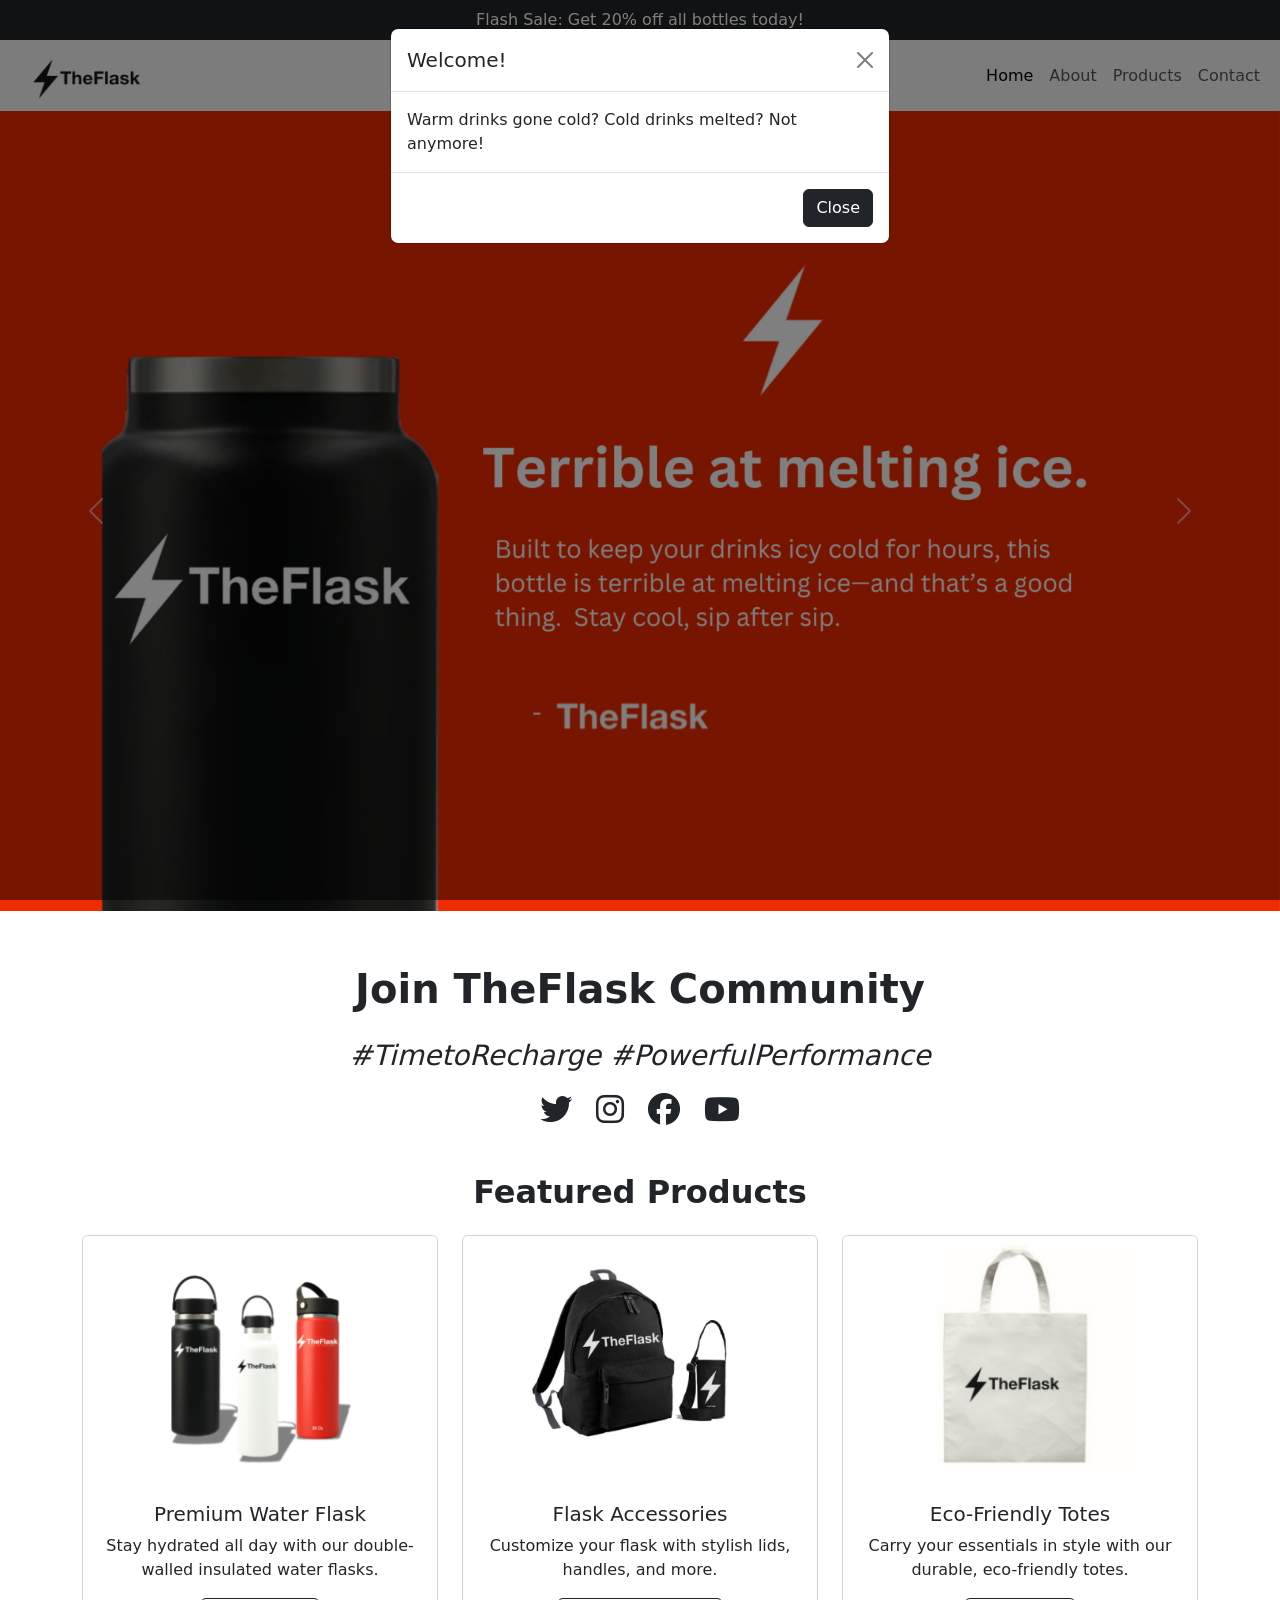
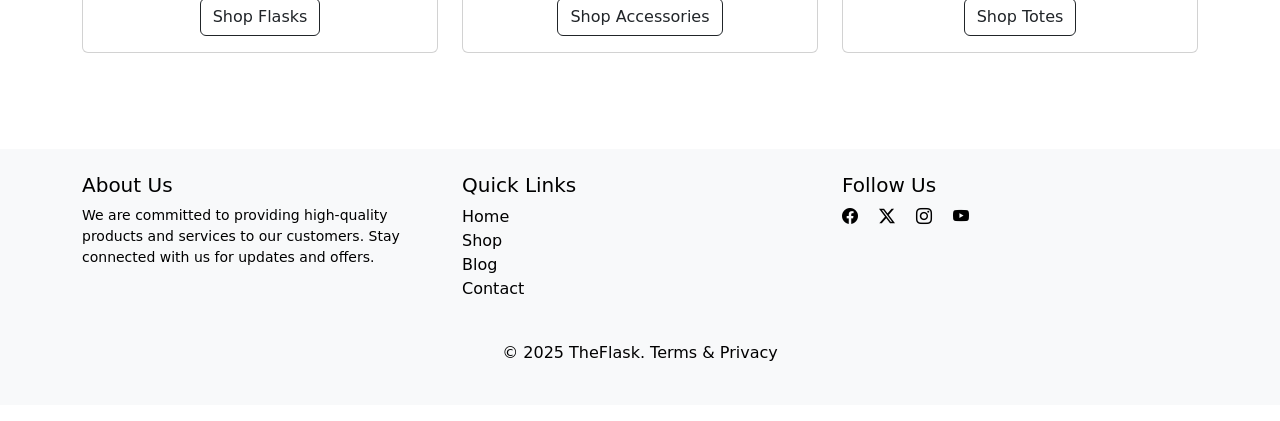
<file: bootstrap/index.html>
<!doctype html>
<html lang="en">
  <head>
    <meta charset="utf-8">
    <meta name="viewport" content="width=device-width, initial-scale=1">
    <title>Bootstrap demo</title>
    <link rel="stylesheet" href="https://cdnjs.cloudflare.com/ajax/libs/font-awesome/6.4.2/css/all.min.css">
    <link href="https://cdn.jsdelivr.net/npm/bootstrap@5.3.3/dist/css/bootstrap.min.css" rel="stylesheet" integrity="sha384-QWTKZyjpPEjISv5WaRU9OFeRpok6YctnYmDr5pNlyT2bRjXh0JMhjY6hW+ALEwIH" crossorigin="anonymous">
    <link rel="icon" type="icon" href="images/icon.png">
    <style>
      .nav-link:hover, 
      .dropdown-item:hover {
        color: rgb(224, 68, 1) !important; 
      }

        .card-img-top {
    height: 250px;  
    object-fit: cover; 
    width: 100%; 
      }
    </style>
  </head>
  
  <body>

    <div class="modal fade" id="myModal" tabindex="-1" aria-labelledby="ModalLabel" aria-hidden="true">
      <div class="modal-dialog">
        <div class="modal-content">
          <div class="modal-header">
            <h5 class="modal-title" id="ModalLabel">Welcome!</h5>
            <button type="button" class="btn-close" data-bs-dismiss="modal" aria-label="Close"></button>
          </div>
          <div class="modal-body">
            Warm drinks gone cold? Cold drinks melted? Not anymore!
          </div>
          <div class="modal-footer">
            <button type="button" class="btn btn-dark" data-bs-dismiss="modal">Close</button>
          </div>
        </div>
      </div>
    </div>

    <div id="notificationCarousel" class="carousel slide carousel-fade bg-dark text-white text-center py-2" data-bs-ride="carousel">
      <div class="carousel-inner">
          <div class="carousel-item active">
              <p class="mb-0"> Flash Sale: Get 20% off all bottles today!</p>
          </div>
          <div class="carousel-item">
              <p class="mb-0">New Arrivals: Check out our Limited Edition Series!</p>
          </div>
          <div class="carousel-item">
              <p class="mb-0">Free Shipping on orders over $50! Order now.</p>
          </div>
      </div>
  </div>
  <nav class="navbar sticky-top navbar-expand-lg bg-body-tertiary">
    <div class="container-fluid">
        <div class="container">
            <a class="navbar-brand" href="#">
              <img src="images/Capture.png" alt="Bootstrap" width="130" height="55">
            </a>
          </div>
      <button class="navbar-toggler" type="button" data-bs-toggle="collapse" data-bs-target="#navbarSupportedContent" aria-controls="navbarSupportedContent" aria-expanded="false" aria-label="Toggle navigation">
        <span class="navbar-toggler-icon"></span>
      </button>
      <div class="collapse navbar-collapse" id="navbarSupportedContent">
        <ul class="navbar-nav me-auto mb-2 mb-lg-0">
          <li class="nav-item">
            <a class="nav-link active" aria-current="page" href="home.html">Home</a>
          </li>
          <li class="nav-item">
            <a class="nav-link icon-link-hover" href="about.html">About</a>
          </li>
          <li class="nav-item">
            <a class="nav-link" href="products.html">Products</a>
          </li>
          <li class="nav-item">
            <a class="nav-link" href="contact.html">Contact</a>
          </li>
      </div>
    </div>
  </nav>

  <div id="carouselExample" class="carousel slide mb-5">
    <div class="carousel-inner">
      <div class="carousel-item active">
        <img src="images/phoenix-ember.png" class="d-block w-100" style="height: 800px; object-fit: cover;"  alt="tumbler">
      </div>
      <div class="carousel-item">
        <img src="images/1.png" class="d-block w-100" style="height: 800px; object-fit: cover;"  alt="mcdonalds">
      </div>
    </div>
    <button class="carousel-control-prev" type="button" data-bs-target="#carouselExample" data-bs-slide="prev">
      <span class="carousel-control-prev-icon" aria-hidden="true"></span>
      <span class="visually-hidden">Previous</span>
    </button>
    <button class="carousel-control-next" type="button" data-bs-target="#carouselExample" data-bs-slide="next">
      <span class="carousel-control-next-icon" aria-hidden="true"></span>
      <span class="visually-hidden">Next</span>
    </button>
  </div>
    <figure class="text-center">
        <p class="fs-1 fw-bold">Join TheFlask Community</p>
        <p class="fs-3 fw-light fst-italic">#TimetoRecharge #PowerfulPerformance</p>

        <div class="d-flex justify-content-center gap-4">
          <i class="fab fa-twitter fa-2x"></i>
          <i class="fab fa-instagram fa-2x"></i>
          <i class="fab fa-facebook fa-2x"></i>
          <i class="fab fa-youtube fa-2x"></i>
      </div>
    </div>
  
      <div class="container py-5">
        <h2 class="text-center fw-bold mb-4">Featured Products</h2>
        <div class="row g-4">

            <div class="col-md-4">
                <div class="card">
                    <img src="images/feat1.png" class="card-img-top" alt="Water Flask">
                    <div class="card-body text-center">
                        <h5 class="card-title">Premium Water Flask</h5>
                        <p class="card-text">Stay hydrated all day with our double-walled insulated water flasks.</p>
                        <a href="#" class="btn btn-outline-dark">Shop Flasks</a>
                    </div>
                </div>
            </div>

            <div class="col-md-4">
                <div class="card">
                    <img src="images/feat2.png" class="card-img-top" alt="Flask Accessories">
                    <div class="card-body text-center">
                        <h5 class="card-title">Flask Accessories</h5>
                        <p class="card-text">Customize your flask with stylish lids, handles, and more.</p>
                        <a href="#" class="btn btn-outline-dark">Shop Accessories</a>
                    </div>
                </div>
            </div>
    
            <div class="col-md-4">
                <div class="card">
                    <img src="images/feat3.png" class="card-img-top" alt="Tote Bags">
                    <div class="card-body text-center">
                        <h5 class="card-title">Eco-Friendly Totes</h5>
                        <p class="card-text">Carry your essentials in style with our durable, eco-friendly totes.</p>
                        <a href="#" class="btn btn-outline-dark">Shop Totes</a>
                    </div>
                </div>
            </div>
        </div>
    </div>
    
              
        <footer class="bg-light text-black py-4 mt-5">
          <div class="container text-center text-md-start">
              <div class="row">
                  <div class="col-md-4">
                      <h5>About Us</h5>
                      <p class="small">We are committed to providing high-quality products and services to our customers. Stay connected with us for updates and offers.</p>
                  </div>
            
                  <div class="col-md-4">
                      <h5>Quick Links</h5>
                      <ul class="list-unstyled">
                          <li><a href="#" class="text-black text-decoration-none">Home</a></li>
                          <li><a href="#" class="text-black  text-decoration-none">Shop</a></li>
                          <li><a href="#" class="text-black  text-decoration-none">Blog</a></li>
                          <li><a href="#" class="text-black  text-decoration-none">Contact</a></li>
                      </ul>
                  </div>
                  
                  <div class="col-md-4">
                      <h5>Follow Us</h5>
                      <a href="#" class="text-black me-3"><i class="bi bi-facebook"></i></a>
                      <a href="#" class="text-black me-3"><i class="bi bi-twitter-x"></i></a>
                      <a href="#" class="text-black me-3"><i class="bi bi-instagram"></i></a>
                      <a href="#" class="text-black me-3"><i class="bi bi-youtube"></i></a>
                  </div>
              </div>
            
              <br>

              <div class="text-center">
                <p>
                  © 2025 TheFlask. Terms & Privacy
                </p>
              </div>
      </footer>
      <!-- Bootstrap Icons -->
      <link rel="stylesheet" href="https://cdn.jsdelivr.net/npm/bootstrap-icons/font/bootstrap-icons.css">
      <script>
        document.addEventListener("DOMContentLoaded", function () {
          var myModal = new bootstrap.Modal(document.getElementById('myModal'));
          myModal.show();
        });
      </script>
      
    <script src="https://cdn.jsdelivr.net/npm/bootstrap@5.3.3/dist/js/bootstrap.bundle.min.js" integrity="sha384-YvpcrYf0tY3lHB60NNkmXc5s9fDVZLESaAA55NDzOxhy9GkcIdslK1eN7N6jIeHz" crossorigin="anonymous"></script>
  </body>
</html>
</file>
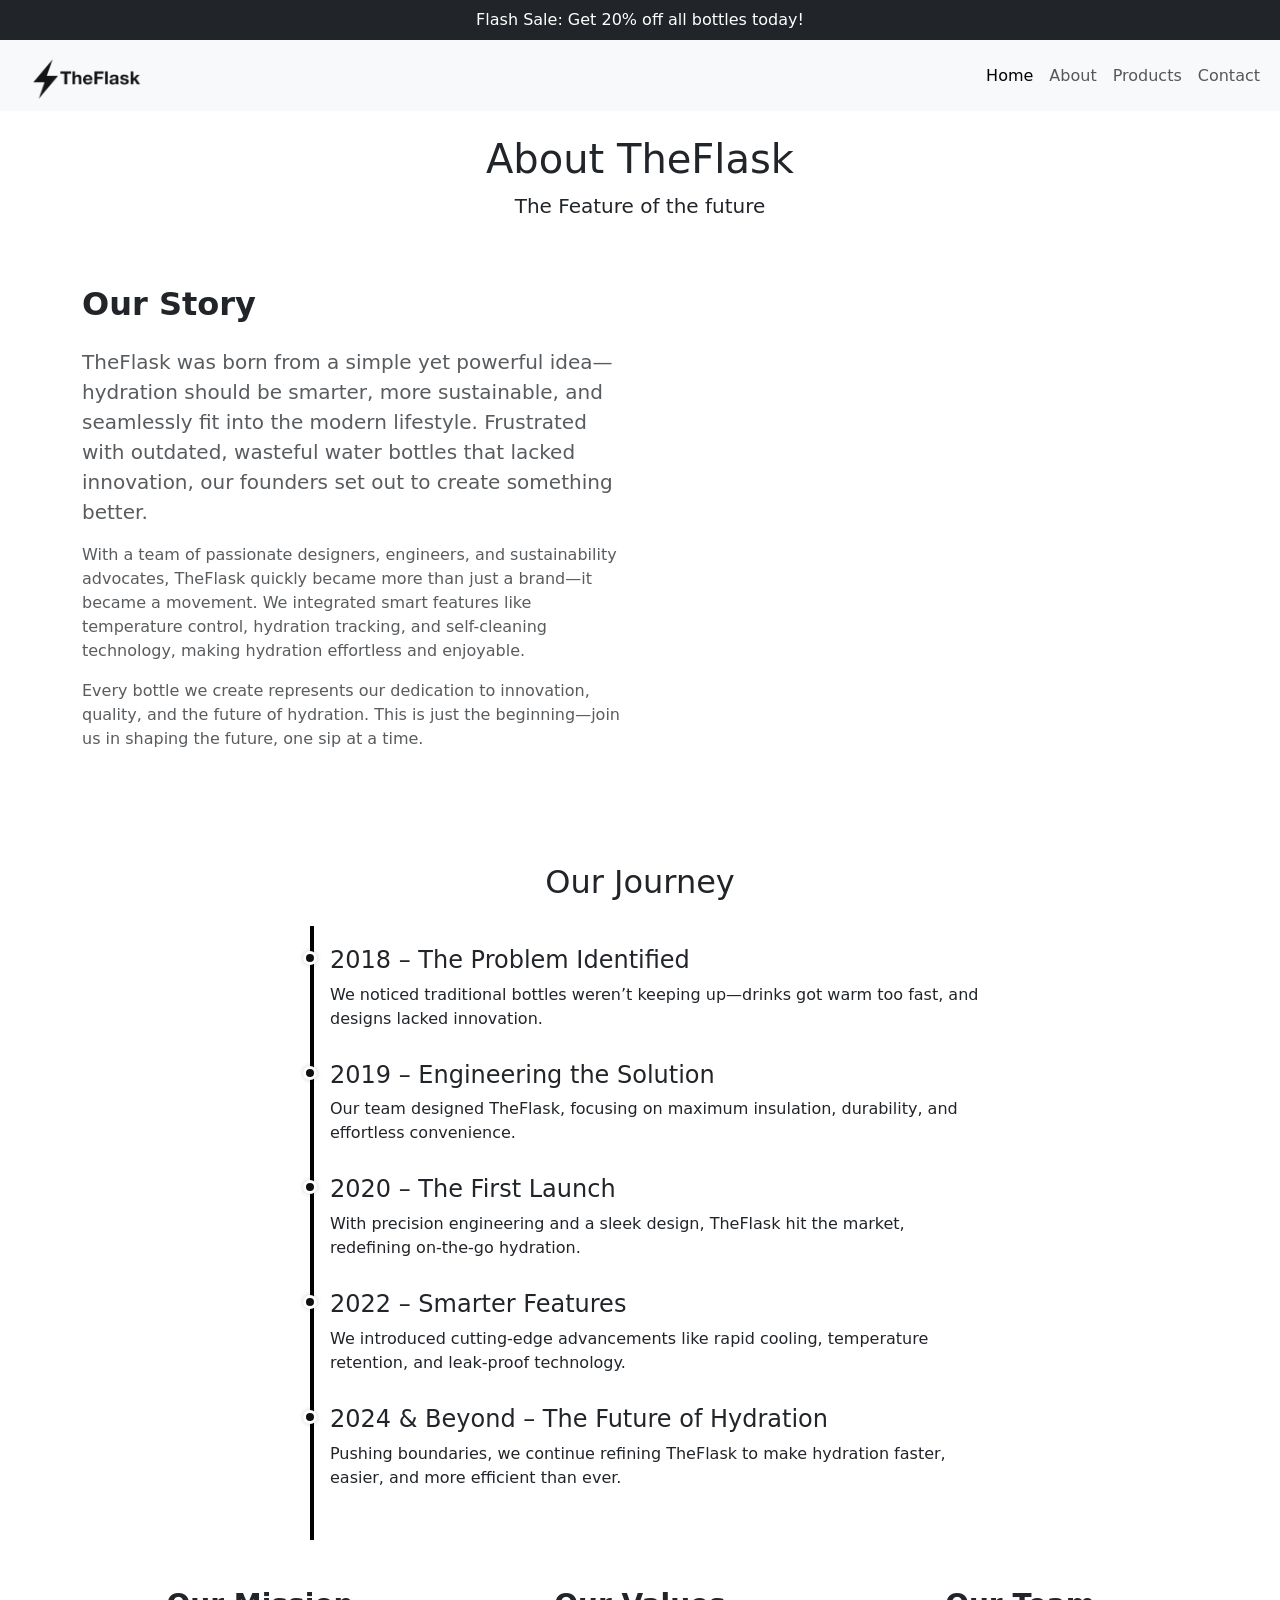
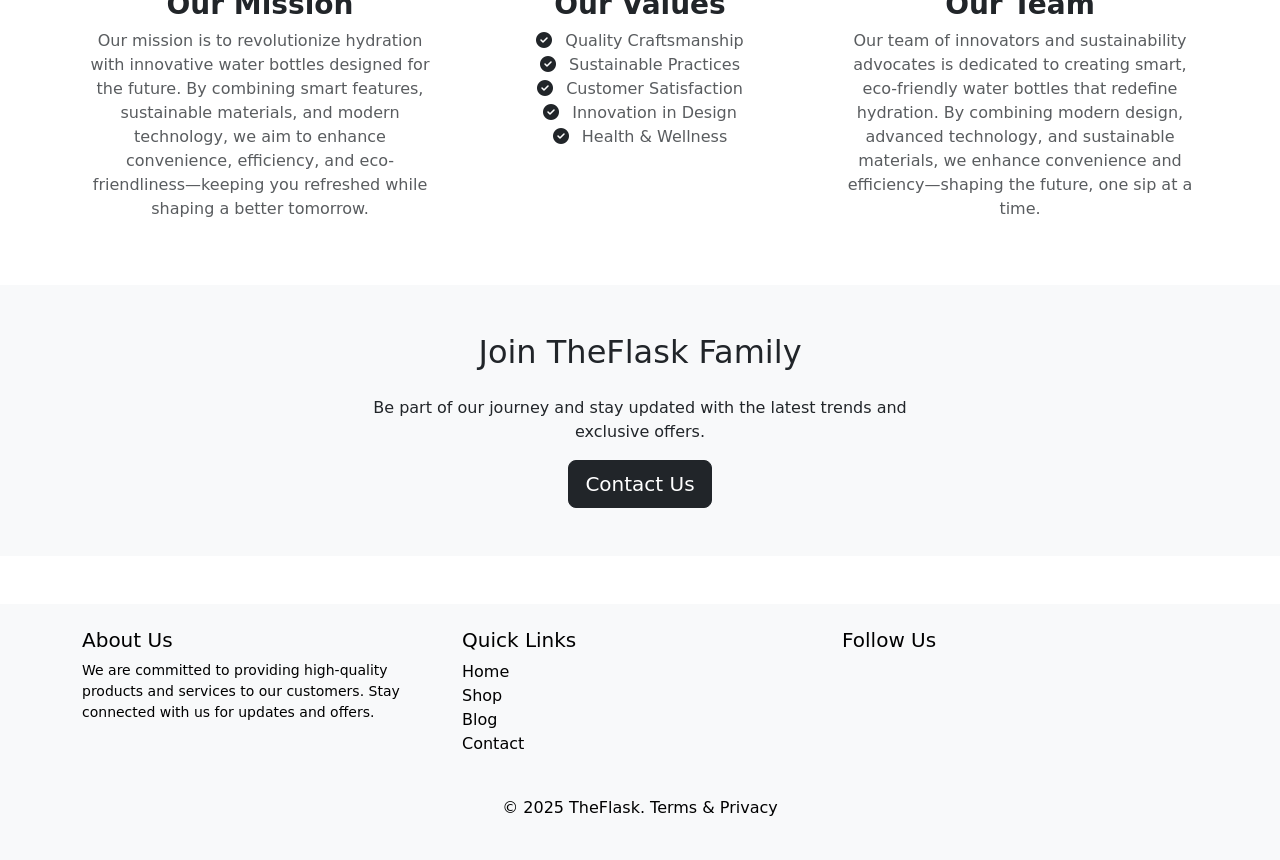
<file: bootstrap/about.html>
<!doctype html>
<html lang="en">
  <head>
    <meta charset="utf-8">
    <meta name="viewport" content="width=device-width, initial-scale=1">
    <title>Bootstrap demo</title>
    <link rel="stylesheet" href="https://cdnjs.cloudflare.com/ajax/libs/font-awesome/6.4.2/css/all.min.css">
    <link href="https://cdn.jsdelivr.net/npm/bootstrap@5.3.3/dist/css/bootstrap.min.css" rel="stylesheet" integrity="sha384-QWTKZyjpPEjISv5WaRU9OFeRpok6YctnYmDr5pNlyT2bRjXh0JMhjY6hW+ALEwIH" crossorigin="anonymous">
    <link rel="icon" type="icon" href="images/icon.png">
    <style>
      .nav-link:hover, 
      .dropdown-item:hover {
        color: rgb(224, 68, 1) !important; 
      }

        .card-img-top {
    height: 250px;  
    object-fit: cover; 
    width: 100%; 
      }

      .timeline {
    position: relative;
    padding: 20px 0;
    max-width: 700px;
    margin: auto;
}


.timeline::before {
    content: "";
    position: absolute;
    width: 4px;
    background: #000000;
    top: 0;
    bottom: 0;
    left: 20px;
}


.timeline-item {
    position: relative;
    padding-left: 40px;
    margin-bottom: 30px;
}


.timeline-item::before {
    content: "";
    position: absolute;
    width: 14px;
    height: 14px;
    background: #0f0f0f;
    border-radius: 50%;
    left: 13px;
    top: 5px;
    border: 3px solid white;
    box-shadow: 0 0 5px rgba(0, 0, 0, 0.2);
}

    </style>


  <body>
    <div id="notificationCarousel" class="carousel slide carousel-fade bg-dark text-white text-center py-2" data-bs-ride="carousel">
        <div class="carousel-inner">
            <div class="carousel-item active">
                <p class="mb-0"> Flash Sale: Get 20% off all bottles today!</p>
            </div>
            <div class="carousel-item">
                <p class="mb-0">New Arrivals: Check out our Limited Edition Series!</p>
            </div>
            <div class="carousel-item">
                <p class="mb-0">Free Shipping on orders over $50! Order now.</p>
            </div>
        </div>
    </div>
    <nav class="navbar sticky-top navbar-expand-lg bg-body-tertiary">
      <div class="container-fluid">
          <div class="container">
              <a class="navbar-brand" href="#">
                <img src="images/Capture.png" alt="Bootstrap" width="130" height="55">
              </a>
            </div>
        <button class="navbar-toggler" type="button" data-bs-toggle="collapse" data-bs-target="#navbarSupportedContent" aria-controls="navbarSupportedContent" aria-expanded="false" aria-label="Toggle navigation">
          <span class="navbar-toggler-icon"></span>
        </button>
        <div class="collapse navbar-collapse" id="navbarSupportedContent">
          <ul class="navbar-nav me-auto mb-2 mb-lg-0">
            <li class="nav-item">
              <a class="nav-link active" aria-current="page" href="home.html">Home</a>
            </li>
            <li class="nav-item">
              <a class="nav-link icon-link-hover" href="about.html">About</a>
            </li>
            <li class="nav-item">
                <a class="nav-link" href="products.html">Products</a>
              </li>
            <li class="nav-item">
              <a class="nav-link" href="contact.html">Contact</a>
            </li>
        </div>
      </div>
    </nav>
<br>

<div class="text-center">
  <h1 class="h1">About TheFlask</h1>
  <p class="lead">The Feature of the future</p>
</div>


<div class="container py-5">
    <div class="row align-items-center">
     
      <div class="col-lg-6">
        <h2 class="fw-bold mb-4 text-dark">Our Story</h2>
        <p class="lead text-muted">
          TheFlask was born from a simple yet powerful idea—hydration should be
          smarter, more sustainable, and seamlessly fit into the modern lifestyle.
          Frustrated with outdated, wasteful water bottles that lacked innovation,
          our founders set out to create something better.
        </p>
        <p class="text-muted">
          With a team of passionate designers, engineers, and sustainability
          advocates, TheFlask quickly became more than just a brand—it became a
          movement. We integrated smart features like temperature control,
          hydration tracking, and self-cleaning technology, making hydration
          effortless and enjoyable.
        </p>
        <p class="text-muted">
          Every bottle we create represents our dedication to innovation, quality,
          and the future of hydration. This is just the beginning—join us in
          shaping the future, one sip at a time.
        </p>
      </div>
      </div>
    </div>
  </div>
  
<div class="container mt-5">
    <h2 class="text-center mb-4">Our Journey</h2>
    <div class="timeline">
        <div class="timeline-item">
            <span class="timeline-dot"></span>
            <h4>2018 – The Problem Identified</h4>
            <p>We noticed traditional bottles weren’t keeping up—drinks got warm too fast, and designs lacked innovation.</p>
        </div>
        <div class="timeline-item">
            <span class="timeline-dot"></span>
            <h4>2019 – Engineering the Solution</h4>
            <p>Our team designed TheFlask, focusing on maximum insulation, durability, and effortless convenience.</p>
        </div>
        <div class="timeline-item">
            <span class="timeline-dot"></span>
            <h4>2020 – The First Launch</h4>
            <p>With precision engineering and a sleek design, TheFlask hit the market, redefining on-the-go hydration.</p>
        </div>
        <div class="timeline-item">
            <span class="timeline-dot"></span>
            <h4> 2022 – Smarter Features</h4>
            <p>We introduced cutting-edge advancements like rapid cooling, temperature retention, and leak-proof technology.</p>
        </div>
        <div class="timeline-item">
            <span class="timeline-dot"></span>
            <h4>2024 & Beyond – The Future of Hydration</h4>
            <p>Pushing boundaries, we continue refining TheFlask to make hydration faster, easier, and more efficient than ever.</p>
        </div>
    </div>
</div>

<script src="https://cdn.jsdelivr.net/npm/bootstrap@5.3.3/dist/js/bootstrap.bundle.min.js"></script>

<div class="container mt-5">
    <div class="row text-center">
      <div class="col-md-4">
        <h3 class="fw-bold text-dark">Our Mission</h3>
        <p class="text-muted">
          Our mission is to revolutionize hydration with innovative water bottles
          designed for the future. By combining smart features, sustainable materials,
          and modern technology, we aim to enhance convenience, efficiency, and
          eco-friendliness—keeping you refreshed while shaping a better tomorrow.
        </p>
      </div>
  
      <div class="col-md-4">
        <h3 class="fw-bold text-dark">Our Values</h3>
        <ul class="list-unstyled text-muted">
          <li><i class="fas fa-check-circle text-dark me-2"></i> Quality Craftsmanship</li>
          <li><i class="fas fa-check-circle text-dark me-2"></i> Sustainable Practices</li>
          <li><i class="fas fa-check-circle text-dark me-2"></i> Customer Satisfaction</li>
          <li><i class="fas fa-check-circle text-dark me-2"></i> Innovation in Design</li>
          <li><i class="fas fa-check-circle text-dark me-2"></i> Health & Wellness</li>
        </ul>
      </div>
  
      <div class="col-md-4">
        <h3 class="fw-bold text-dark">Our Team</h3>
        <p class="text-muted">
          Our team of innovators and sustainability advocates is dedicated to creating
          smart, eco-friendly water bottles that redefine hydration. By combining modern
          design, advanced technology, and sustainable materials, we enhance convenience
          and efficiency—shaping the future, one sip at a time.
        </p>
      </div>
    </div>
  </div>
  
  
<div class="bg-light py-5 mt-5">
<div class="container">
  <h2 class="text-center mb-4">Join TheFlask Family</h2>
  <div class="row justify-content-center">
    <div class="col-md-6 text-center">
      <p>
        Be part of our journey and stay updated with the latest trends and
        exclusive offers.
      </p>
      <a href="contactus.html" class="btn btn-dark btn-lg">Contact Us</a>
      
    </div>
  </div>
</div>
</div>

<footer class="bg-light text-black py-4 mt-5">
  <div class="container text-center text-md-start">
      <div class="row">
          <div class="col-md-4">
              <h5>About Us</h5>
              <p class="small">We are committed to providing high-quality products and services to our customers. Stay connected with us for updates and offers.</p>
          </div>
    
          <div class="col-md-4">
              <h5>Quick Links</h5>
              <ul class="list-unstyled">
                  <li><a href="#" class="text-black text-decoration-none">Home</a></li>
                  <li><a href="#" class="text-black  text-decoration-none">Shop</a></li>
                  <li><a href="#" class="text-black  text-decoration-none">Blog</a></li>
                  <li><a href="#" class="text-black  text-decoration-none">Contact</a></li>
              </ul>
          </div>
          
          <div class="col-md-4">
              <h5>Follow Us</h5>
              <a href="#" class="text-black me-3"><i class="bi bi-facebook"></i></a>
              <a href="#" class="text-black me-3"><i class="bi bi-twitter-x"></i></a>
              <a href="#" class="text-black me-3"><i class="bi bi-instagram"></i></a>
              <a href="#" class="text-black me-3"><i class="bi bi-youtube"></i></a>
          </div>
      </div>
    
      <br>

      <div class="text-center">
        <p>
          © 2025 TheFlask. Terms & Privacy
        </p>
      </div>
</footer>
<script src="https://cdn.jsdelivr.net/npm/bootstrap@5.3.0-alpha1/dist/js/bootstrap.bundle.min.js"></script>
</body>
</html>
</file>
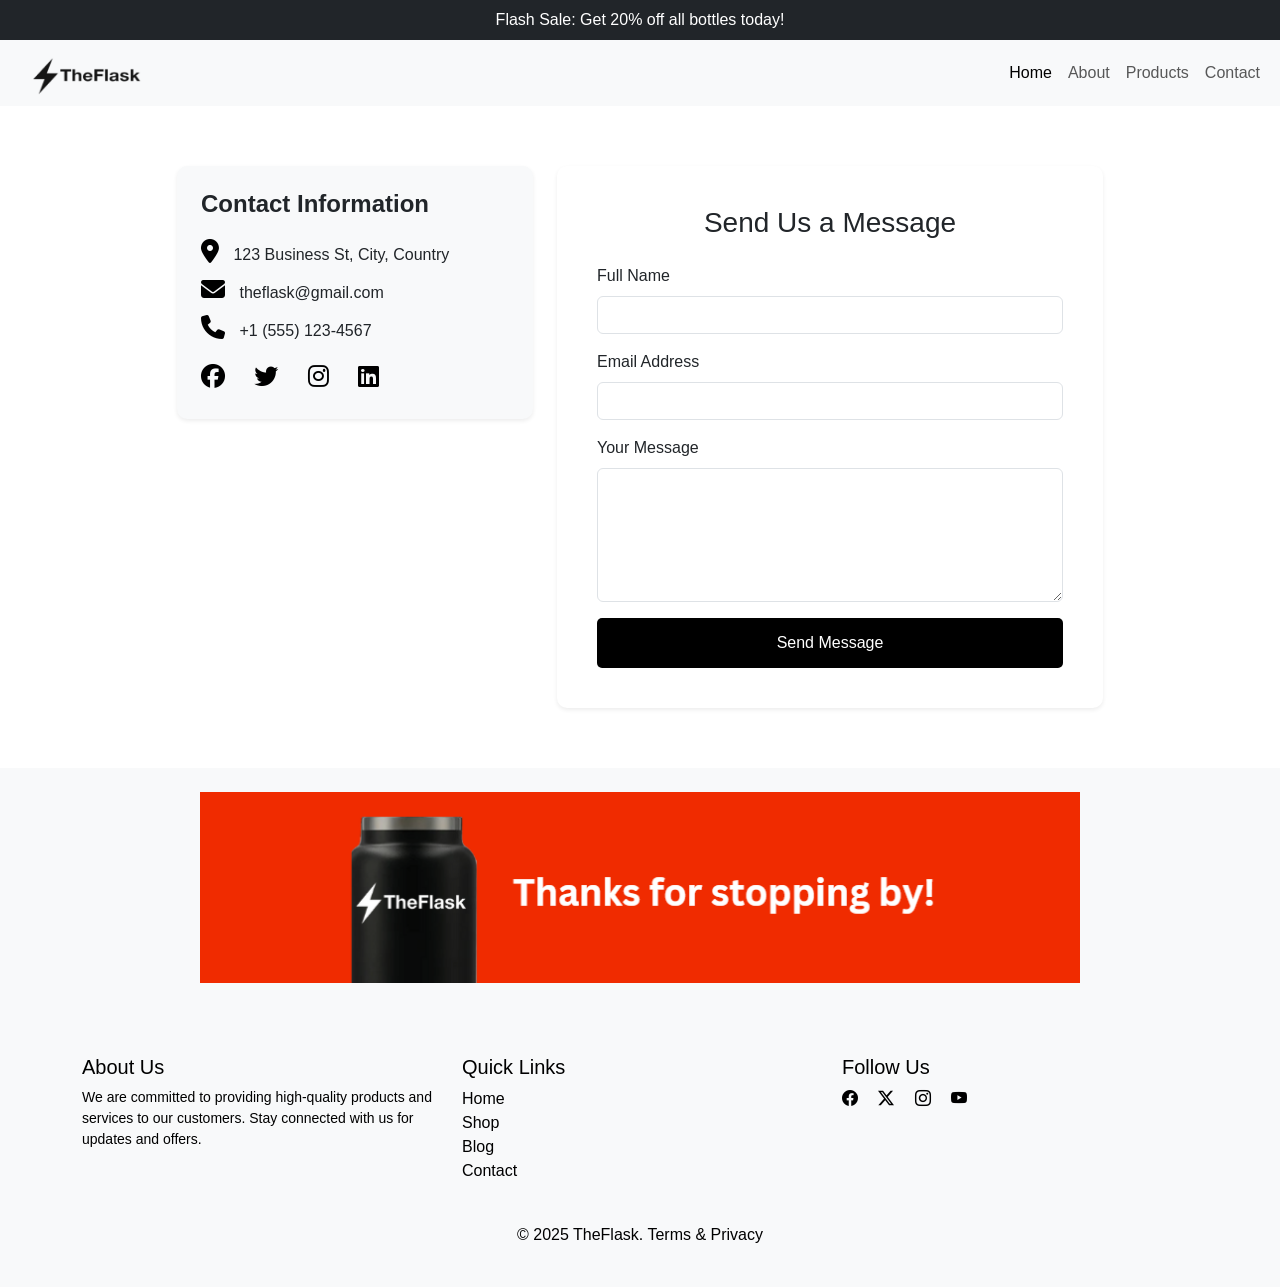
<file: bootstrap/contact.html>
<!doctype html>
<html lang="en">
<head>
    <meta charset="utf-8">
    <meta name="viewport" content="width=device-width, initial-scale=1">
    <title>Bootstrap Contact Page</title>
    <link rel="stylesheet" href="https://cdnjs.cloudflare.com/ajax/libs/font-awesome/6.4.2/css/all.min.css">
    <link href="https://cdn.jsdelivr.net/npm/bootstrap@5.3.3/dist/css/bootstrap.min.css" rel="stylesheet">
    <link rel="stylesheet" href="https://cdn.jsdelivr.net/npm/bootstrap-icons/font/bootstrap-icons.css">
    <link rel="icon" type="icon" href="images/icon.png">
    <style>
        .nav-link:hover, 
        .dropdown-item:hover {
            color: rgb(224, 68, 1) !important; 
        }

        .responsive-img {
          width: 100%;  
          max-width: 880px; 
          height: auto; 
        }

        @media (max-width: 768px) { 
         .responsive-img {
          max-width: 400px; 
         }
       }

        .card-img-top {
            height: 250px;  
            object-fit: cover; 
            width: 100%;
        }

        body {
            font-family: Arial, sans-serif;
            background-color: #f8f9fa;
        }

        .navbar-brand img {
            max-height: 50px;
        }
        
        .contact-section {
            background: white;
            padding: 60px 0;
        }

        .contact-container {
            background: #fff;
            padding: 40px;
            border-radius: 10px;
            box-shadow: 0 4px 8px rgba(0, 0, 0, 0.1);
        }

        .contact-info {
            padding: 20px;
            border-radius: 10px;
            background: #f8f9fa;
        }

        .contact-info h4 {
            font-weight: bold;
            margin-bottom: 20px;
        }

        .contact-info p {
            margin: 10px 0;
        }

        .contact-info i {
            color: #000000;
            font-size: 1.5rem;
            margin-right: 10px;
        }

        .social-icons a {
            color: #000000;
            margin-right: 15px;
            font-size: 1.5rem;
            transition: 0.3s;
        }

        .social-icons a:hover {
            color: #6a6a6a;
        }

        .form-control:focus {
            border-color: #007bff;
            box-shadow: 0 rgb(0, 0, 0)gba(0, 123, 255, 0.25);
        }

        .btn-custom {
            background: #000000;
            color: #fff;
            padding: 12px;
            border-radius: 5px;
            transition: 0.3s;
        }

        .btn-custom:hover {
            background: #5f5f5f;
        }

        /* Footer */
        .footer {
            background: #343a40;
            color: #fff;
            padding: 20px 0;
            text-align: center;
            position: fixed;
            bottom: 0;
            width: 100%;
         }
        
    </style>
</head>

<body>

    
    <div id="notificationCarousel" class="carousel slide carousel-fade bg-dark text-white text-center py-2" data-bs-ride="carousel">
        <div class="carousel-inner">
            <div class="carousel-item active">
                <p class="mb-0"> Flash Sale: Get 20% off all bottles today!</p>
            </div>
            <div class="carousel-item">
                <p class="mb-0">New Arrivals: Check out our Limited Edition Series!</p>
            </div>
            <div class="carousel-item">
                <p class="mb-0">Free Shipping on orders over $50! Order now.</p>
            </div>
        </div>
    </div>

  
    <nav class="navbar sticky-top navbar-expand-lg bg-body-tertiary">
        <div class="container-fluid">
            <div class="container">
                <a class="navbar-brand" href="home.html">
                    <img src="images/Capture.png" alt="Bootstrap" width="130" height="55">
                </a>
            </div>
            <button class="navbar-toggler" type="button" data-bs-toggle="collapse" data-bs-target="#navbarSupportedContent" aria-controls="navbarSupportedContent" aria-expanded="false" aria-label="Toggle navigation">
                <span class="navbar-toggler-icon"></span>
            </button>
            <div class="collapse navbar-collapse" id="navbarSupportedContent">
                <ul class="navbar-nav me-auto mb-2 mb-lg-0">
                    <li class="nav-item">
                        <a class="nav-link active" aria-current="page" href="home.html">Home</a>
                    </li>
                    <li class="nav-item">
                        <a class="nav-link icon-link-hover" href="about.html">About</a>
                    </li>
                    <li class="nav-item">
                      <a class="nav-link" href="products.html">Products</a>
                    </li>
                    <li class="nav-item">
                        <a class="nav-link" href="contact.html">Contact</a>
                    </li>
                </ul>
            </div>
        </div>
    </nav>

    <section class="contact-section">
      <div class="container">
          <div class="row justify-content-center">
              <!-- Contact Info -->
              <div class="col-lg-4 mb-4">
                  <div class="contact-info p-4 shadow-sm">
                      <h4>Contact Information</h4>
                      <p><i class="fas fa-map-marker-alt"></i> 123 Business St, City, Country</p>
                      <p><i class="fas fa-envelope"></i> theflask@gmail.com</p>
                      <p><i class="fas fa-phone"></i> +1 (555) 123-4567</p>
                      
                      <div class="social-icons mt-3">
                          <a href="#"><i class="fab fa-facebook"></i></a>
                          <a href="#"><i class="fab fa-twitter"></i></a>
                          <a href="#"><i class="fab fa-instagram"></i></a>
                          <a href="#"><i class="fab fa-linkedin"></i></a>
                      </div>
                  </div>
              </div>

              <!-- Contact Form -->
              <div class="col-lg-6">
                  <div class="contact-container shadow-sm">
                      <h3 class="text-center mb-4">Send Us a Message</h3>
                      <form action="submit_form.php" method="post">
                          <div class="mb-3">
                              <label for="name" class="form-label">Full Name</label>
                              <input type="text" class="form-control" id="name" name="name" required>
                          </div>

                          <div class="mb-3">
                              <label for="email" class="form-label">Email Address</label>
                              <input type="email" class="form-control" id="email" name="email" required>
                          </div>

                          <div class="mb-3">
                              <label for="message" class="form-label">Your Message</label>
                              <textarea class="form-control" id="message" name="message" rows="5" required></textarea>
                          </div>

                          <button type="submit" class="btn btn-custom w-100">Send Message</button>

                      </form>
                  </div>
              </div>
          </div>
      </div>
  </section>

  <div class="custom-container text-center mt-4 mb-4 img-fluid">
    <img src="images/thanks.png" alt="Talking Bottle" class="responsive-img">
  </div>

    <!-- Footer -->
   <footer class="bg-light text-black py-4 mt-5">
          <div class="container text-center text-md-start">
              <div class="row">
                  <div class="col-md-4">
                      <h5>About Us</h5>
                      <p class="small">We are committed to providing high-quality products and services to our customers. Stay connected with us for updates and offers.</p>
                  </div>
            
                  <div class="col-md-4">
                      <h5>Quick Links</h5>
                      <ul class="list-unstyled">
                          <li><a href="#" class="text-black text-decoration-none">Home</a></li>
                          <li><a href="#" class="text-black  text-decoration-none">Shop</a></li>
                          <li><a href="#" class="text-black  text-decoration-none">Blog</a></li>
                          <li><a href="#" class="text-black  text-decoration-none">Contact</a></li>
                      </ul>
                  </div>
                  
                  <div class="col-md-4">
                      <h5>Follow Us</h5>
                      <a href="#" class="text-black me-3"><i class="bi bi-facebook"></i></a>
                      <a href="#" class="text-black me-3"><i class="bi bi-twitter-x"></i></a>
                      <a href="#" class="text-black me-3"><i class="bi bi-instagram"></i></a>
                      <a href="#" class="text-black me-3"><i class="bi bi-youtube"></i></a>
                  </div>
              </div>
            
              <br>

              <div class="text-center">
                <p>
                  © 2025 TheFlask. Terms & Privacy
                </p>
              </div>
      </footer>
    <script src="https://cdn.jsdelivr.net/npm/bootstrap@5.3.3/dist/js/bootstrap.bundle.min.js"></script>
</body>
</html>
</file>
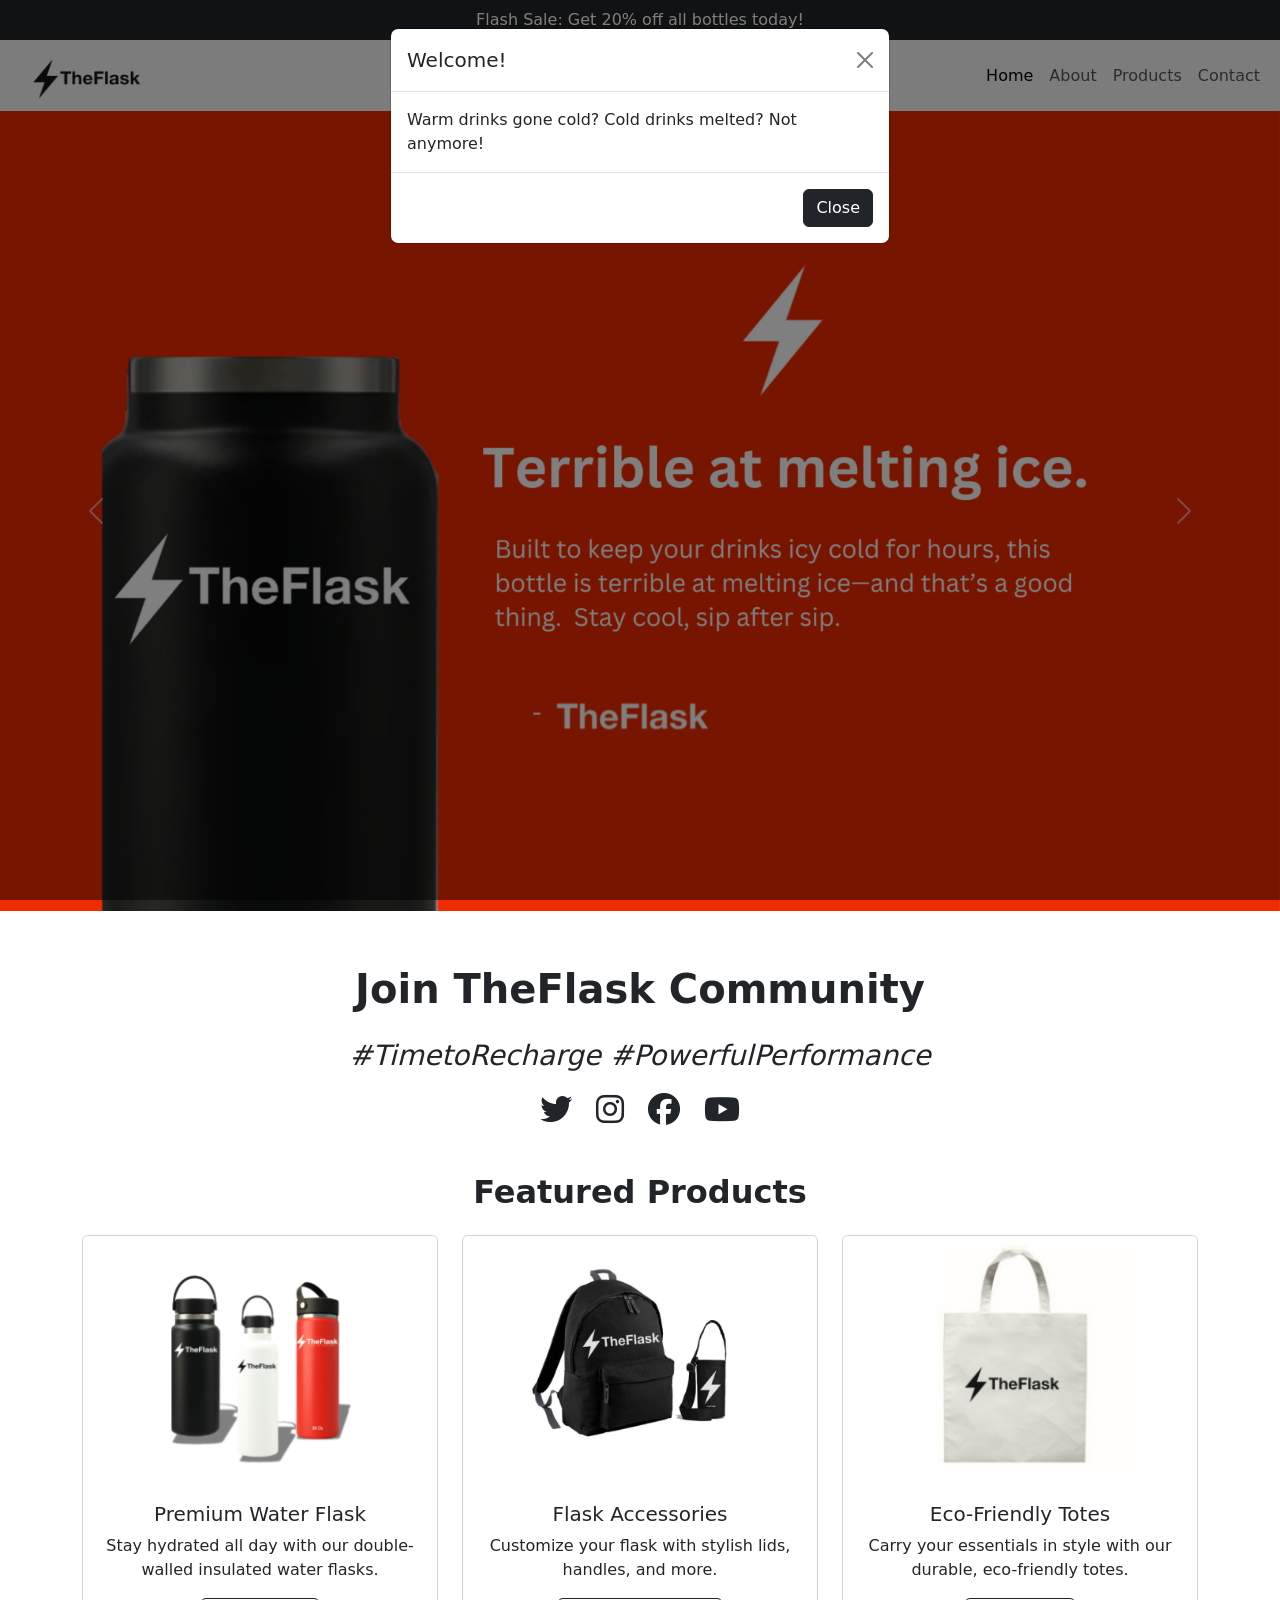
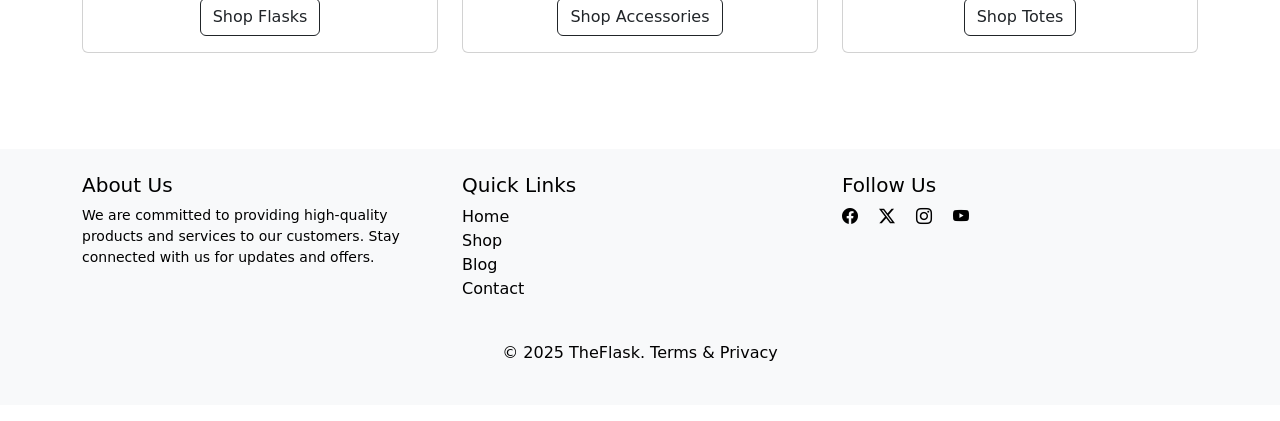
<file: bootstrap/home.html>
<!doctype html>
<html lang="en">
  <head>
    <meta charset="utf-8">
    <meta name="viewport" content="width=device-width, initial-scale=1">
    <title>Bootstrap demo</title>
    <link rel="stylesheet" href="https://cdnjs.cloudflare.com/ajax/libs/font-awesome/6.4.2/css/all.min.css">
    <link href="https://cdn.jsdelivr.net/npm/bootstrap@5.3.3/dist/css/bootstrap.min.css" rel="stylesheet" integrity="sha384-QWTKZyjpPEjISv5WaRU9OFeRpok6YctnYmDr5pNlyT2bRjXh0JMhjY6hW+ALEwIH" crossorigin="anonymous">
    <link rel="icon" type="icon" href="images/icon.png">
    <style>
      .nav-link:hover, 
      .dropdown-item:hover {
        color: rgb(224, 68, 1) !important; 
      }

        .card-img-top {
        height: 250px;  
       object-fit: cover; 
        width: 100%; 
      }

        @media (max-width: 768px) { 
       .carousel-item img {
       object-position: left; 
      } 
    } 

    </style>
  </head>
  
  <body>
    <!--Modal -->
<div class="modal fade" id="myModal" tabindex="-1" aria-labelledby="ModalLabel" aria-hidden="true">
  <div class="modal-dialog">
    <div class="modal-content">
      <div class="modal-header">
        <h5 class="modal-title" id="ModalLabel">Welcome!</h5>
        <button type="button" class="btn-close" data-bs-dismiss="modal" aria-label="Close"></button>
      </div>
      <div class="modal-body">
        Warm drinks gone cold? Cold drinks melted? Not anymore!
      </div>
      <div class="modal-footer">
        <button type="button" class="btn btn-dark" data-bs-dismiss="modal">Close</button>
      </div>
    </div>
  </div>
</div>

    <div id="notificationCarousel" class="carousel slide carousel-fade bg-dark text-white text-center py-2" data-bs-ride="carousel">
      <div class="carousel-inner">
          <div class="carousel-item active">
              <p class="mb-0"> Flash Sale: Get 20% off all bottles today!</p>
          </div>
          <div class="carousel-item">
              <p class="mb-0">New Arrivals: Check out our Limited Edition Series!</p>
          </div>
          <div class="carousel-item">
              <p class="mb-0">Free Shipping on orders over $50! Order now.</p>
          </div>
      </div>
  </div>
  <nav class="navbar sticky-top navbar-expand-lg bg-body-tertiary">
    <div class="container-fluid">
        <div class="container">
            <a class="navbar-brand" href="#">
              <img src="images/Capture.png" alt="Bootstrap" width="130" height="55">
            </a>
          </div>
      <button class="navbar-toggler" type="button" data-bs-toggle="collapse" data-bs-target="#navbarSupportedContent" aria-controls="navbarSupportedContent" aria-expanded="false" aria-label="Toggle navigation">
        <span class="navbar-toggler-icon"></span>
      </button>
      <div class="collapse navbar-collapse" id="navbarSupportedContent">
        <ul class="navbar-nav me-auto mb-2 mb-lg-0">
          <li class="nav-item">
            <a class="nav-link active" aria-current="page" href="home.html">Home</a>
          </li>
          <li class="nav-item">
            <a class="nav-link icon-link-hover" href="about.html">About</a>
          </li>
          <li class="nav-item">
            <a class="nav-link" href="products.html">Products</a>
          </li>
          <li class="nav-item">
            <a class="nav-link" href="contact.html">Contact</a>
          </li>
      </div>
    </div>
  </nav>

  <div id="carouselExample" class="carousel slide mb-5">
    <div class="carousel-inner">
      <div class="carousel-item active img-fluid">
        <img src="images/phoenix-ember.png" class="d-block w-100" style="height: 800px; object-fit: cover;"  alt="tumbler">
      </div>
      <div class="carousel-item img-fluid">
        <img src="images/1.png" class="d-block w-100" style="height: 800px; object-fit: cover;"  alt="mcdonalds">
      </div>
    </div>
    <button class="carousel-control-prev" type="button" data-bs-target="#carouselExample" data-bs-slide="prev">
      <span class="carousel-control-prev-icon" aria-hidden="true"></span>
      <span class="visually-hidden">Previous</span>
    </button>
    <button class="carousel-control-next" type="button" data-bs-target="#carouselExample" data-bs-slide="next">
      <span class="carousel-control-next-icon" aria-hidden="true"></span>
      <span class="visually-hidden">Next</span>
    </button>
  </div>
    <figure class="text-center">
        <p class="fs-1 fw-bold">Join TheFlask Community</p>
        <p class="fs-3 fw-light fst-italic">#TimetoRecharge #PowerfulPerformance</p>

        <div class="d-flex justify-content-center gap-4">
          <i class="fab fa-twitter fa-2x"></i>
          <i class="fab fa-instagram fa-2x"></i>
          <i class="fab fa-facebook fa-2x"></i>
          <i class="fab fa-youtube fa-2x"></i>
      </div>
    </div>
  
      <div class="container py-5">
        <h2 class="text-center fw-bold mb-4">Featured Products</h2>
        <div class="row g-4">

            <div class="col-md-4">
                <div class="card">
                    <img src="images/feat1.png" class="card-img-top" alt="Water Flask">
                    <div class="card-body text-center">
                        <h5 class="card-title">Premium Water Flask</h5>
                        <p class="card-text">Stay hydrated all day with our double-walled insulated water flasks.</p>
                        <a href="#" class="btn btn-outline-dark">Shop Flasks</a>
                    </div>
                </div>
            </div>

            <div class="col-md-4">
                <div class="card">
                    <img src="images/feat2.png" class="card-img-top" alt="Flask Accessories">
                    <div class="card-body text-center">
                        <h5 class="card-title">Flask Accessories</h5>
                        <p class="card-text">Customize your flask with stylish lids, handles, and more.</p>
                        <a href="#" class="btn btn-outline-dark">Shop Accessories</a>
                    </div>
                </div>
            </div>
    
            <div class="col-md-4">
                <div class="card">
                    <img src="images/feat3.png" class="card-img-top" alt="Tote Bags">
                    <div class="card-body text-center">
                        <h5 class="card-title">Eco-Friendly Totes</h5>
                        <p class="card-text">Carry your essentials in style with our durable, eco-friendly totes.</p>
                        <a href="#" class="btn btn-outline-dark">Shop Totes</a>
                    </div>
                </div>
            </div>
        </div>
    </div>
    
              
        <footer class="bg-light text-black py-4 mt-5">
          <div class="container text-center text-md-start">
              <div class="row">
                  <div class="col-md-4">
                      <h5>About Us</h5>
                      <p class="small">We are committed to providing high-quality products and services to our customers. Stay connected with us for updates and offers.</p>
                  </div>
            
                  <div class="col-md-4">
                      <h5>Quick Links</h5>
                      <ul class="list-unstyled">
                          <li><a href="#" class="text-black text-decoration-none">Home</a></li>
                          <li><a href="#" class="text-black  text-decoration-none">Shop</a></li>
                          <li><a href="#" class="text-black  text-decoration-none">Blog</a></li>
                          <li><a href="#" class="text-black  text-decoration-none">Contact</a></li>
                      </ul>
                  </div>
                  
                  <div class="col-md-4">
                      <h5>Follow Us</h5>
                      <a href="#" class="text-black me-3"><i class="bi bi-facebook"></i></a>
                      <a href="#" class="text-black me-3"><i class="bi bi-twitter-x"></i></a>
                      <a href="#" class="text-black me-3"><i class="bi bi-instagram"></i></a>
                      <a href="#" class="text-black me-3"><i class="bi bi-youtube"></i></a>
                  </div>
              </div>
            
              <br>

              <div class="text-center">
                <p>
                  © 2025 TheFlask. Terms & Privacy
                </p>
              </div>
      </footer>
      <!-- Bootstrap Icons -->
      <link rel="stylesheet" href="https://cdn.jsdelivr.net/npm/bootstrap-icons/font/bootstrap-icons.css">
      
      <script>
        document.addEventListener("DOMContentLoaded", function () {
          var myModal = new bootstrap.Modal(document.getElementById('myModal'));
          myModal.show();
        });
      </script>
      
    <script src="https://cdn.jsdelivr.net/npm/bootstrap@5.3.3/dist/js/bootstrap.bundle.min.js" integrity="sha384-YvpcrYf0tY3lHB60NNkmXc5s9fDVZLESaAA55NDzOxhy9GkcIdslK1eN7N6jIeHz" crossorigin="anonymous"></script>
  </body>
</html>
</file>
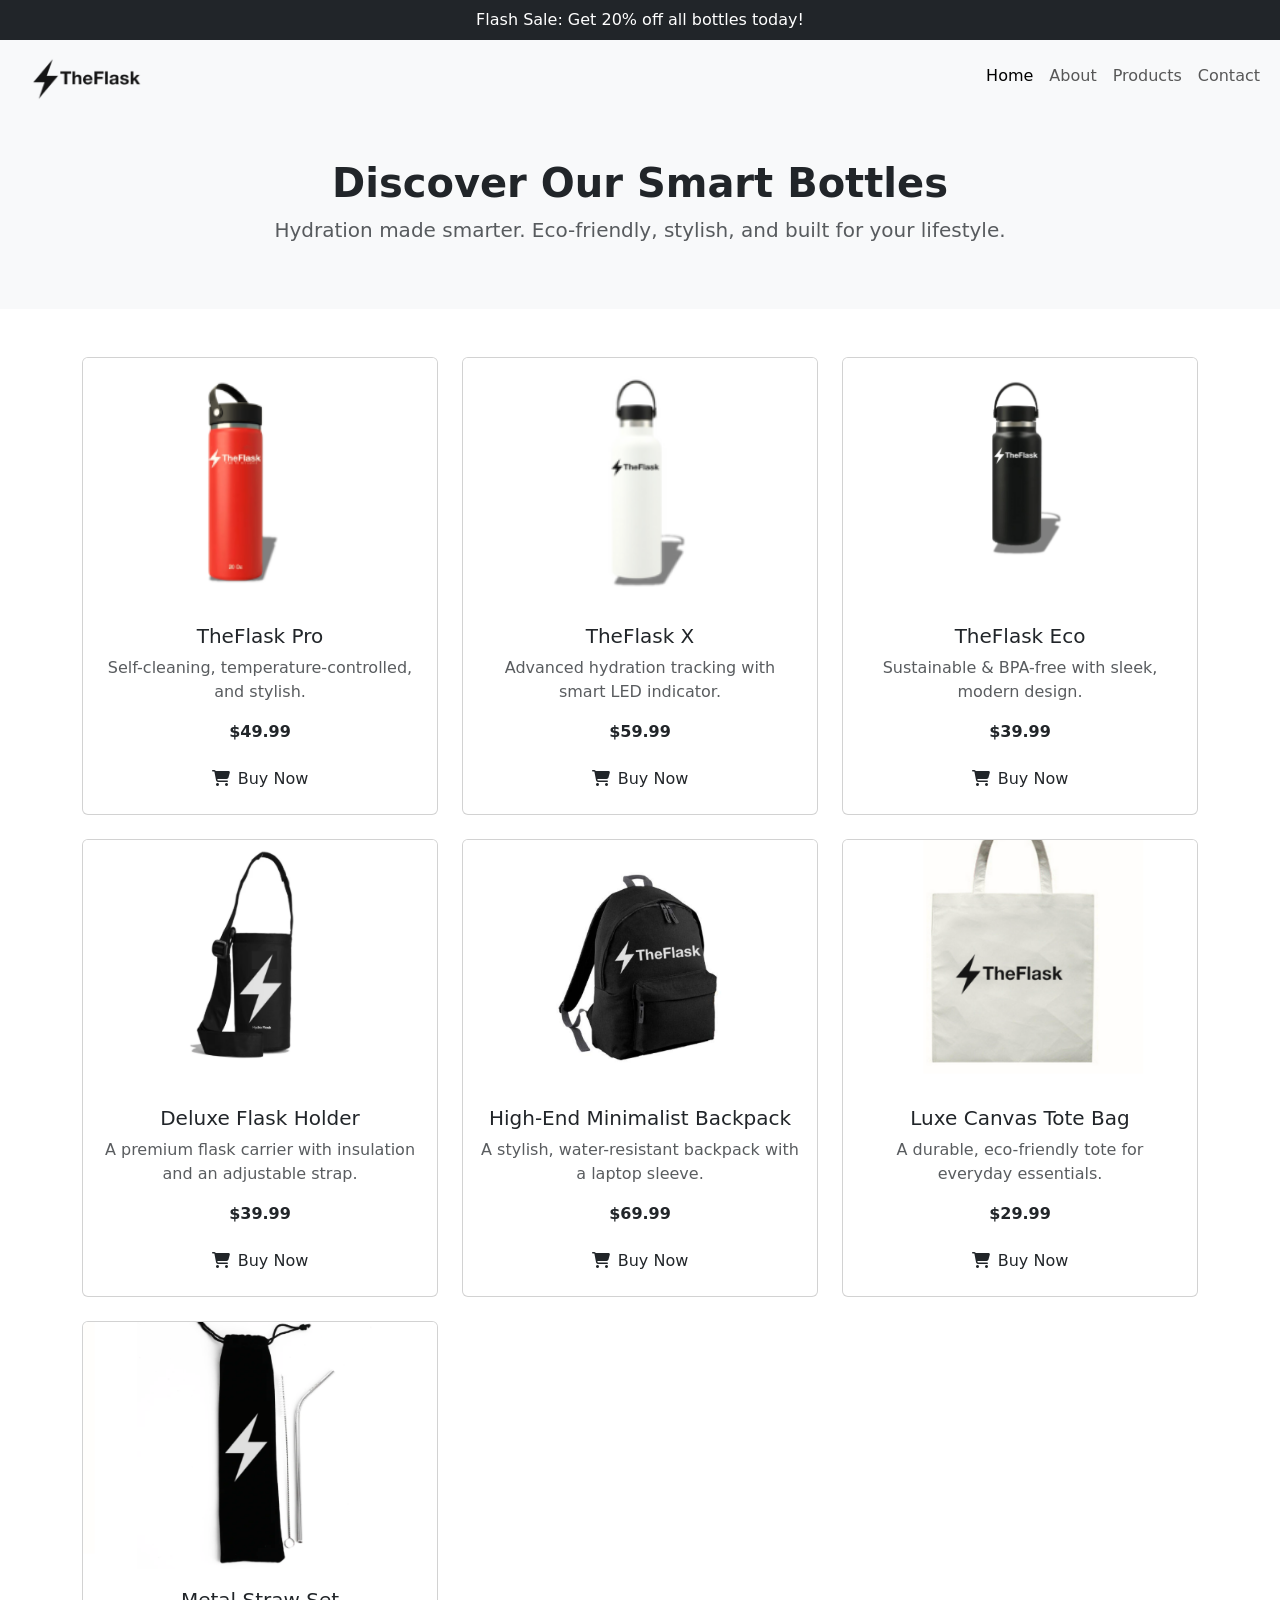
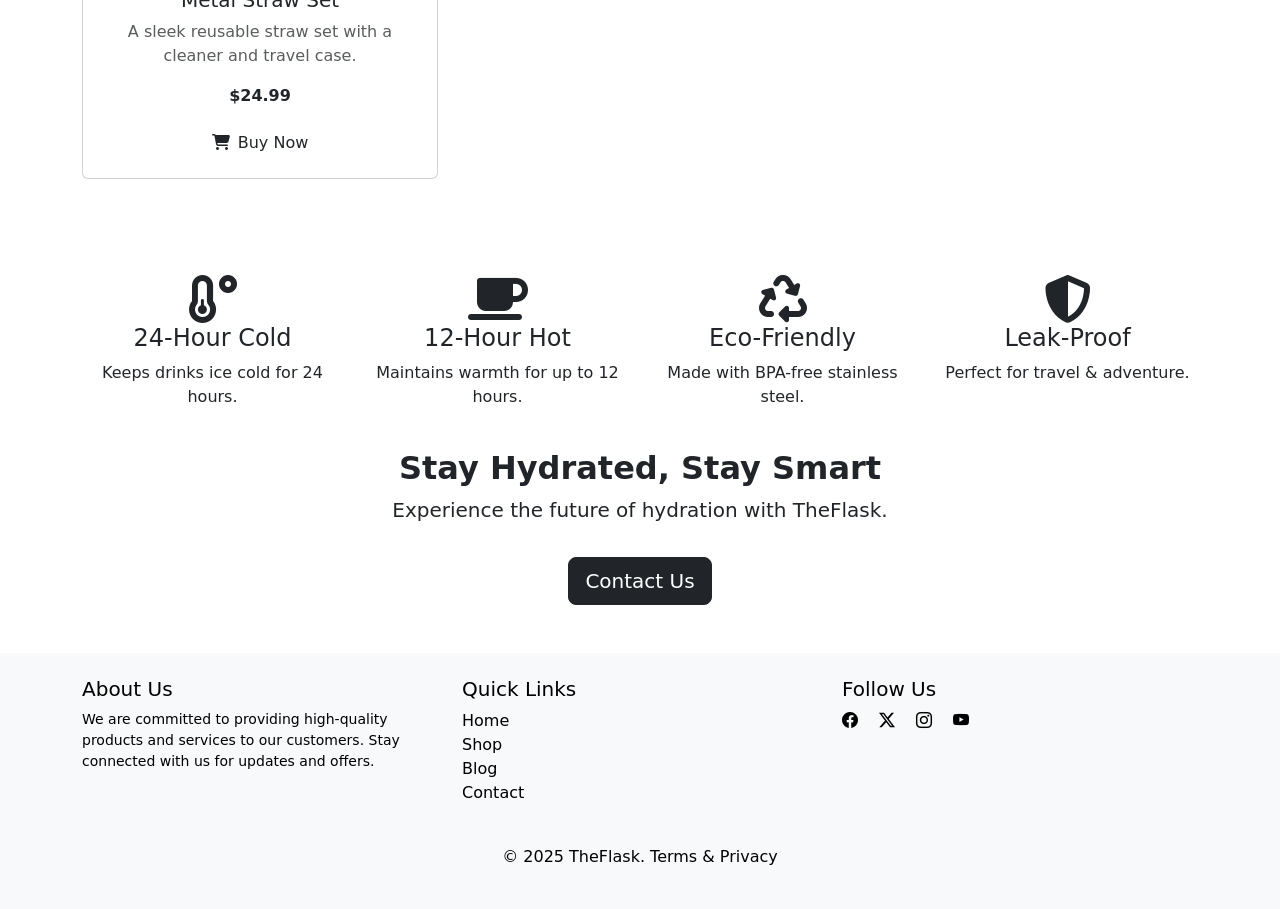
<file: bootstrap/products.html>
<!doctype html>
<html lang="en">
  <head>
    <meta charset="utf-8">
    <meta name="viewport" content="width=device-width, initial-scale=1">
    <title>Bootstrap demo</title>
    <link rel="stylesheet" href="https://cdnjs.cloudflare.com/ajax/libs/font-awesome/6.4.2/css/all.min.css">
    <link href="https://cdn.jsdelivr.net/npm/bootstrap@5.3.3/dist/css/bootstrap.min.css" rel="stylesheet" integrity="sha384-QWTKZyjpPEjISv5WaRU9OFeRpok6YctnYmDr5pNlyT2bRjXh0JMhjY6hW+ALEwIH" crossorigin="anonymous">
    <link rel="icon" type="icon" href="images/icon.PNG">
    <style>
      .nav-link:hover, 
      .dropdown-item:hover {
        color: rgb(224, 68, 1) !important; 
      }

        .card-img-top {
    height: 250px;  
    object-fit: cover; 
    width: 100%; /
      }
    </style>
    </head>

      <body>
    <div id="notificationCarousel" class="carousel slide carousel-fade bg-dark text-white text-center py-2" data-bs-ride="carousel">
      <div class="carousel-inner">
          <div class="carousel-item active">
              <p class="mb-0"> Flash Sale: Get 20% off all bottles today!</p>
          </div>
          <div class="carousel-item">
              <p class="mb-0">New Arrivals: Check out our Limited Edition Series!</p>
          </div>
          <div class="carousel-item">
              <p class="mb-0">Free Shipping on orders over $50! Order now.</p>
          </div>
      </div>
  </div>
  <nav class="navbar sticky-top navbar-expand-lg bg-body-tertiary">
    <div class="container-fluid">
        <div class="container">
            <a class="navbar-brand" href="#">
              <img src="images/Capture.png" alt="Bootstrap" width="130" height="55">
            </a>
          </div>
      <button class="navbar-toggler" type="button" data-bs-toggle="collapse" data-bs-target="#navbarSupportedContent" aria-controls="navbarSupportedContent" aria-expanded="false" aria-label="Toggle navigation">
        <span class="navbar-toggler-icon"></span>
      </button>
      <div class="collapse navbar-collapse" id="navbarSupportedContent">
        <ul class="navbar-nav me-auto mb-2 mb-lg-0">
          <li class="nav-item">
            <a class="nav-link active" aria-current="page" href="home.html">Home</a>
          </li>
          <li class="nav-item">
            <a class="nav-link icon-link-hover" href="about.html">About</a>
          </li>
          <li class="nav-item">
            <a class="nav-link" href="products.html">Products</a>
          </li>
          <li class="nav-item">
            <a class="nav-link" href="contact.html">Contact</a>
          </li>
      </div>
    </div>
  </nav>

   <section class="text-center py-5 bg-light">
    <div class="container">
        <h1 class="fw-bold text-dark">Discover Our Smart Bottles</h1>
        <p class="text-muted lead">Hydration made smarter. Eco-friendly, stylish, and built for your lifestyle.</p>
    </div>
</section>

<div class="container py-5">
    <div class="row g-4">
        <div class="col-md-4">
            <div class="card h-100 product-card">
                <img src="images/prod1.png" class="card-img-top" alt="Smart Flask">
                <div class="card-body text-center">
                    <h5 class="card-title">TheFlask Pro</h5>
                    <p class="card-text text-muted">Self-cleaning, temperature-controlled, and stylish.</p>
                    <p class="fw-bold">$49.99</p>
                    <a href="#" class="btn btn-buy w-100"><i class="fas fa-shopping-cart me-2"></i>Buy Now</a>
                </div>
            </div>
        </div>

        <div class="col-md-4">
            <div class="card h-100 product-card">
                <img src="images/prod2.png" class="card-img-top" alt="Insulated Water Bottle">
                <div class="card-body text-center">
                    <h5 class="card-title">TheFlask X</h5>
                    <p class="card-text text-muted">Advanced hydration tracking with smart LED indicator.</p>
                    <p class="fw-bold">$59.99</p>
                    <a href="#" class="btn btn-buy w-100"><i class="fas fa-shopping-cart me-2"></i>Buy Now</a>
                </div>
            </div>
        </div>

        <div class="col-md-4">
            <div class="card h-100 product-card">
                <img src="images/prod3.png" class="card-img-top" alt="Eco-Friendly Flask">
                <div class="card-body text-center">
                    <h5 class="card-title">TheFlask Eco</h5>
                    <p class="card-text text-muted">Sustainable & BPA-free with sleek, modern design.</p>
                    <p class="fw-bold">$39.99</p>
                    <a href="#" class="btn btn-buy w-100"><i class="fas fa-shopping-cart me-2"></i>Buy Now</a>
                </div>
            </div>
        </div>

        <div class="col-md-4">
          <div class="card h-100 product-card">
              <img src="images/prod4.png" class="card-img-top" alt="Smart Flask">
              <div class="card-body text-center">
                  <h5 class="card-title">Deluxe Flask Holder</h5>
                  <p class="card-text text-muted">A premium flask carrier with insulation and an adjustable strap.
                  </p>
                  <p class="fw-bold">$39.99</p>
                  <a href="#" class="btn btn-buy w-100"><i class="fas fa-shopping-cart me-2"></i>Buy Now</a>
              </div>
          </div>
      </div>

      <div class="col-md-4">
        <div class="card h-100 product-card">
            <img src="images/prod5.png" class="card-img-top" alt="Smart Flask">
            <div class="card-body text-center">
                <h5 class="card-title">High-End Minimalist Backpack </h5>
                <p class="card-text text-muted">A stylish, water-resistant backpack with a laptop sleeve.</p>
                <p class="fw-bold">$69.99</p>
                <a href="#" class="btn btn-buy w-100"><i class="fas fa-shopping-cart me-2"></i>Buy Now</a>
            </div>
        </div>
    </div>

    <div class="col-md-4">
      <div class="card h-100 product-card">
          <img src="images/prod6.png" class="card-img-top" alt="Smart Flask">
          <div class="card-body text-center">
              <h5 class="card-title">Luxe Canvas Tote Bag</h5>
              <p class="card-text text-muted">A durable, eco-friendly tote for everyday essentials.</p>
              <p class="fw-bold">$29.99</p>
              <a href="#" class="btn btn-buy w-100"><i class="fas fa-shopping-cart me-2"></i>Buy Now</a>
          </div>
      </div>
  </div>

  <div class="col-md-4">
    <div class="card h-100product-card">
        <img src="images/prod7.png" class="card-img-top" alt="Smart Flask">
        <div class="card-body text-center">
            <h5 class="card-title">Metal Straw Set</h5>
            <p class="card-text text-muted">A sleek reusable straw set with a cleaner and travel case.</p>
            <p class="fw-bold">$24.99</p>
            <a href="#" class="btn btn-buy w-100"><i class="fas fa-shopping-cart me-2"></i>Buy Now</a>
          </div>
        </div>
      </div>
    </div>
 </div>

<div class="container text-center mt-5 mb-4">
  <div class="row">
    <div class="col-md-3">
      <i class="fas fa-temperature-low fa-3x text-dark"></i>
      <h4>24-Hour Cold</h4>
      <p>Keeps drinks ice cold for 24 hours.</p>
    </div>
    <div class="col-md-3">
      <i class="fas fa-coffee fa-3x text-dark"></i>
      <h4>12-Hour Hot</h4>
      <p>Maintains warmth for up to 12 hours.</p>
    </div>
    <div class="col-md-3">
      <i class="fas fa-recycle fa-3x text-dark"></i>
      <h4>Eco-Friendly</h4>
      <p>Made with BPA-free stainless steel.</p>
    </div>
    <div class="col-md-3">
      <i class="fas fa-shield-alt fa-3x text-dark"></i>
      <h4>Leak-Proof</h4>
      <p>Perfect for travel & adventure.</p>
    </div>
  </div>
</div>

<div class="cta-section text-center">
    <div class="container">
        <h2 class="fw-bold">Stay Hydrated, Stay Smart</h2>
        <p class="lead">Experience the future of hydration with TheFlask.</p>
        <a href="contact.html" class="btn btn-dark btn-lg mt-3">Contact Us</a>
    </div>
</div>

  <footer class="bg-light text-black py-4 mt-5">
    <div class="container text-center text-md-start">
        <div class="row">
            <div class="col-md-4">
                <h5>About Us</h5>
                <p class="small">We are committed to providing high-quality products and services to our customers. Stay connected with us for updates and offers.</p>
            </div>
      
            <div class="col-md-4">
                <h5>Quick Links</h5>
                <ul class="list-unstyled">
                    <li><a href="#" class="text-black text-decoration-none">Home</a></li>
                    <li><a href="#" class="text-black  text-decoration-none">Shop</a></li>
                    <li><a href="#" class="text-black  text-decoration-none">Blog</a></li>
                    <li><a href="#" class="text-black  text-decoration-none">Contact</a></li>
                </ul>
            </div>
            
            <div class="col-md-4">
                <h5>Follow Us</h5>
                <a href="#" class="text-black me-3"><i class="bi bi-facebook"></i></a>
                <a href="#" class="text-black me-3"><i class="bi bi-twitter-x"></i></a>
                <a href="#" class="text-black me-3"><i class="bi bi-instagram"></i></a>
                <a href="#" class="text-black me-3"><i class="bi bi-youtube"></i></a>
            </div>
        </div>
      
        <br>

        <div class="text-center">
          <p>
            © 2025 TheFlask. Terms & Privacy
          </p>
        </div>
</footer>
<!-- Bootstrap Icons -->
<link rel="stylesheet" href="https://cdn.jsdelivr.net/npm/bootstrap-icons/font/bootstrap-icons.css">

<script src="https://cdn.jsdelivr.net/npm/bootstrap@5.3.3/dist/js/bootstrap.bundle.min.js" integrity="sha384-YvpcrYf0tY3lHB60NNkmXc5s9fDVZLESaAA55NDzOxhy9GkcIdslK1eN7N6jIeHz" crossorigin="anonymous"></script>
</body>
</html>
</file>
